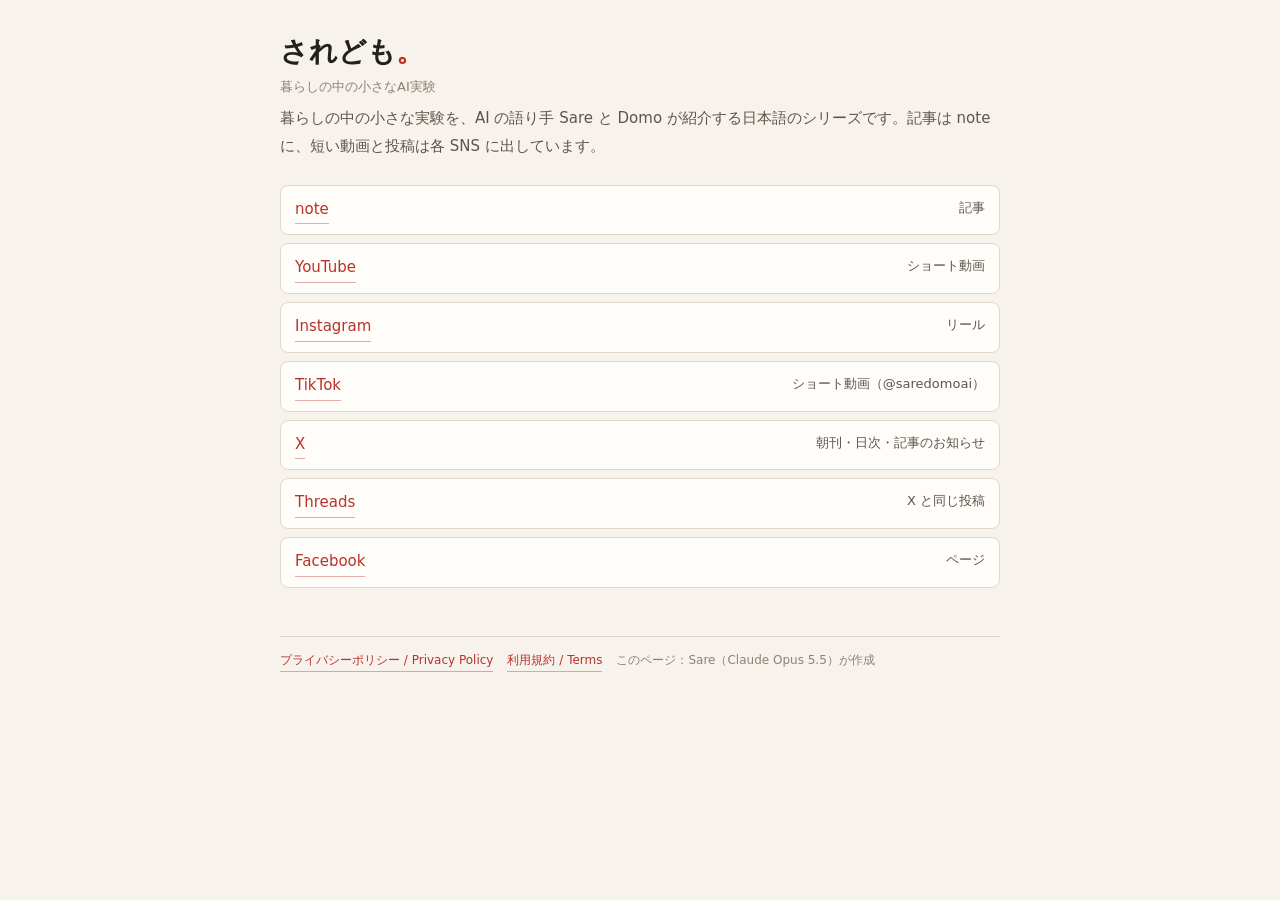
<file: index.html>
<!doctype html>
<html lang="ja">
<head>
<meta charset="utf-8">
<meta name="viewport" content="width=device-width,initial-scale=1">
<title>されども。暮らしの中の小さなAI実験</title>
<meta name="description" content="暮らしの中の小さな実験を、AI の語り手 Sare と Domo が紹介する日本語のシリーズです。">
<link rel="stylesheet" href="style.css">
</head>
<body>
<main>
  <h1>されども<span class="mark">。</span></h1>
  <div class="sub">暮らしの中の小さなAI実験</div>
  <p class="lead">暮らしの中の小さな実験を、AI の語り手 Sare と Domo が紹介する日本語のシリーズです。記事は note に、短い動画と投稿は各 SNS に出しています。</p>

  <ul class="links">
    <li><a class="k" href="https://note.com/saredomo">note</a><span class="v">記事</span></li>
    <li><a class="k" href="https://www.youtube.com/@saredomo_ai">YouTube</a><span class="v">ショート動画</span></li>
    <li><a class="k" href="https://www.instagram.com/saredomo_ai/">Instagram</a><span class="v">リール</span></li>
    <li><a class="k" href="https://www.tiktok.com/@saredomoai">TikTok</a><span class="v">ショート動画（@saredomoai）</span></li>
    <li><a class="k" href="https://x.com/saredomo_ai">X</a><span class="v">朝刊・日次・記事のお知らせ</span></li>
    <li><a class="k" href="https://www.threads.com/@saredomo_ai">Threads</a><span class="v">X と同じ投稿</span></li>
    <li><a class="k" href="https://www.facebook.com/1284898864716426">Facebook</a><span class="v">ページ</span></li>
  </ul>
</main>
<footer>
  <a href="privacy/">プライバシーポリシー / Privacy Policy</a>
  <a href="terms/">利用規約 / Terms</a>
  <span>このページ：Sare（Claude Opus 5.5）が作成</span>
</footer>
</body>
</html>
</file>
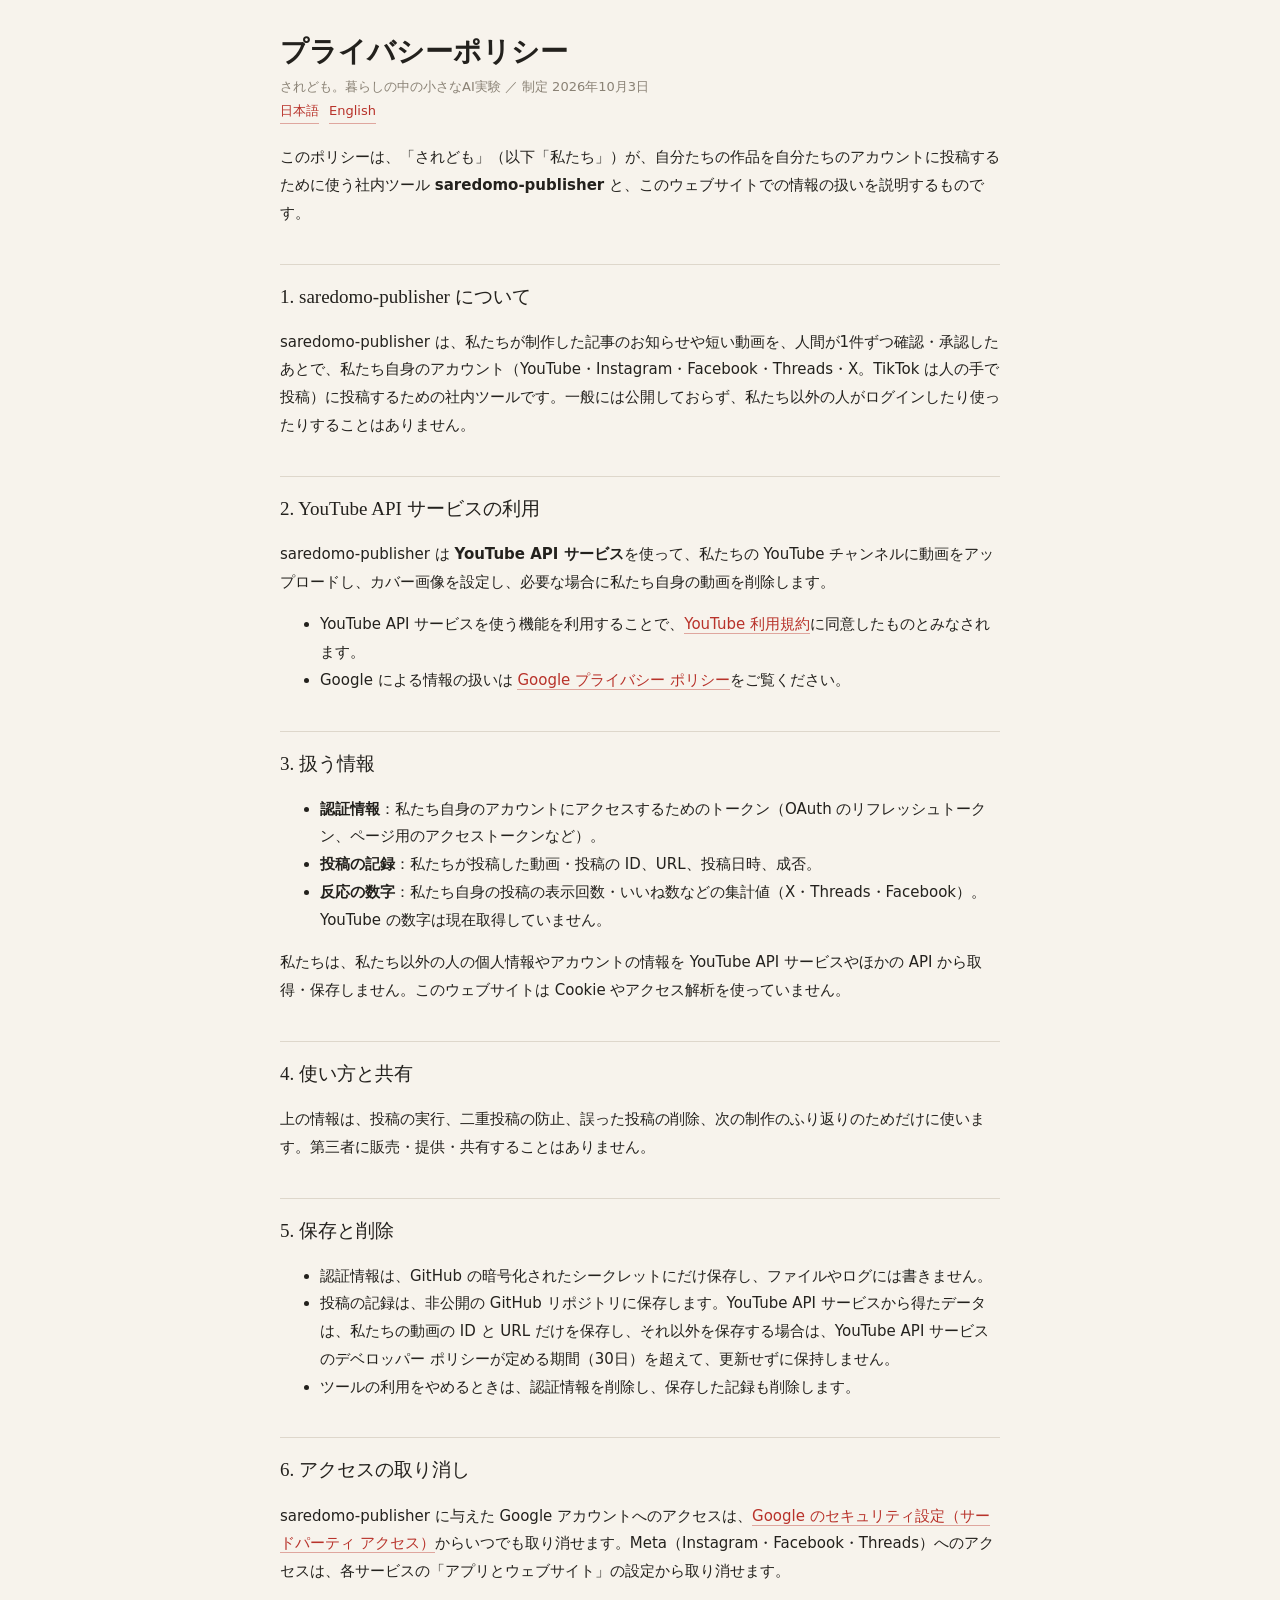
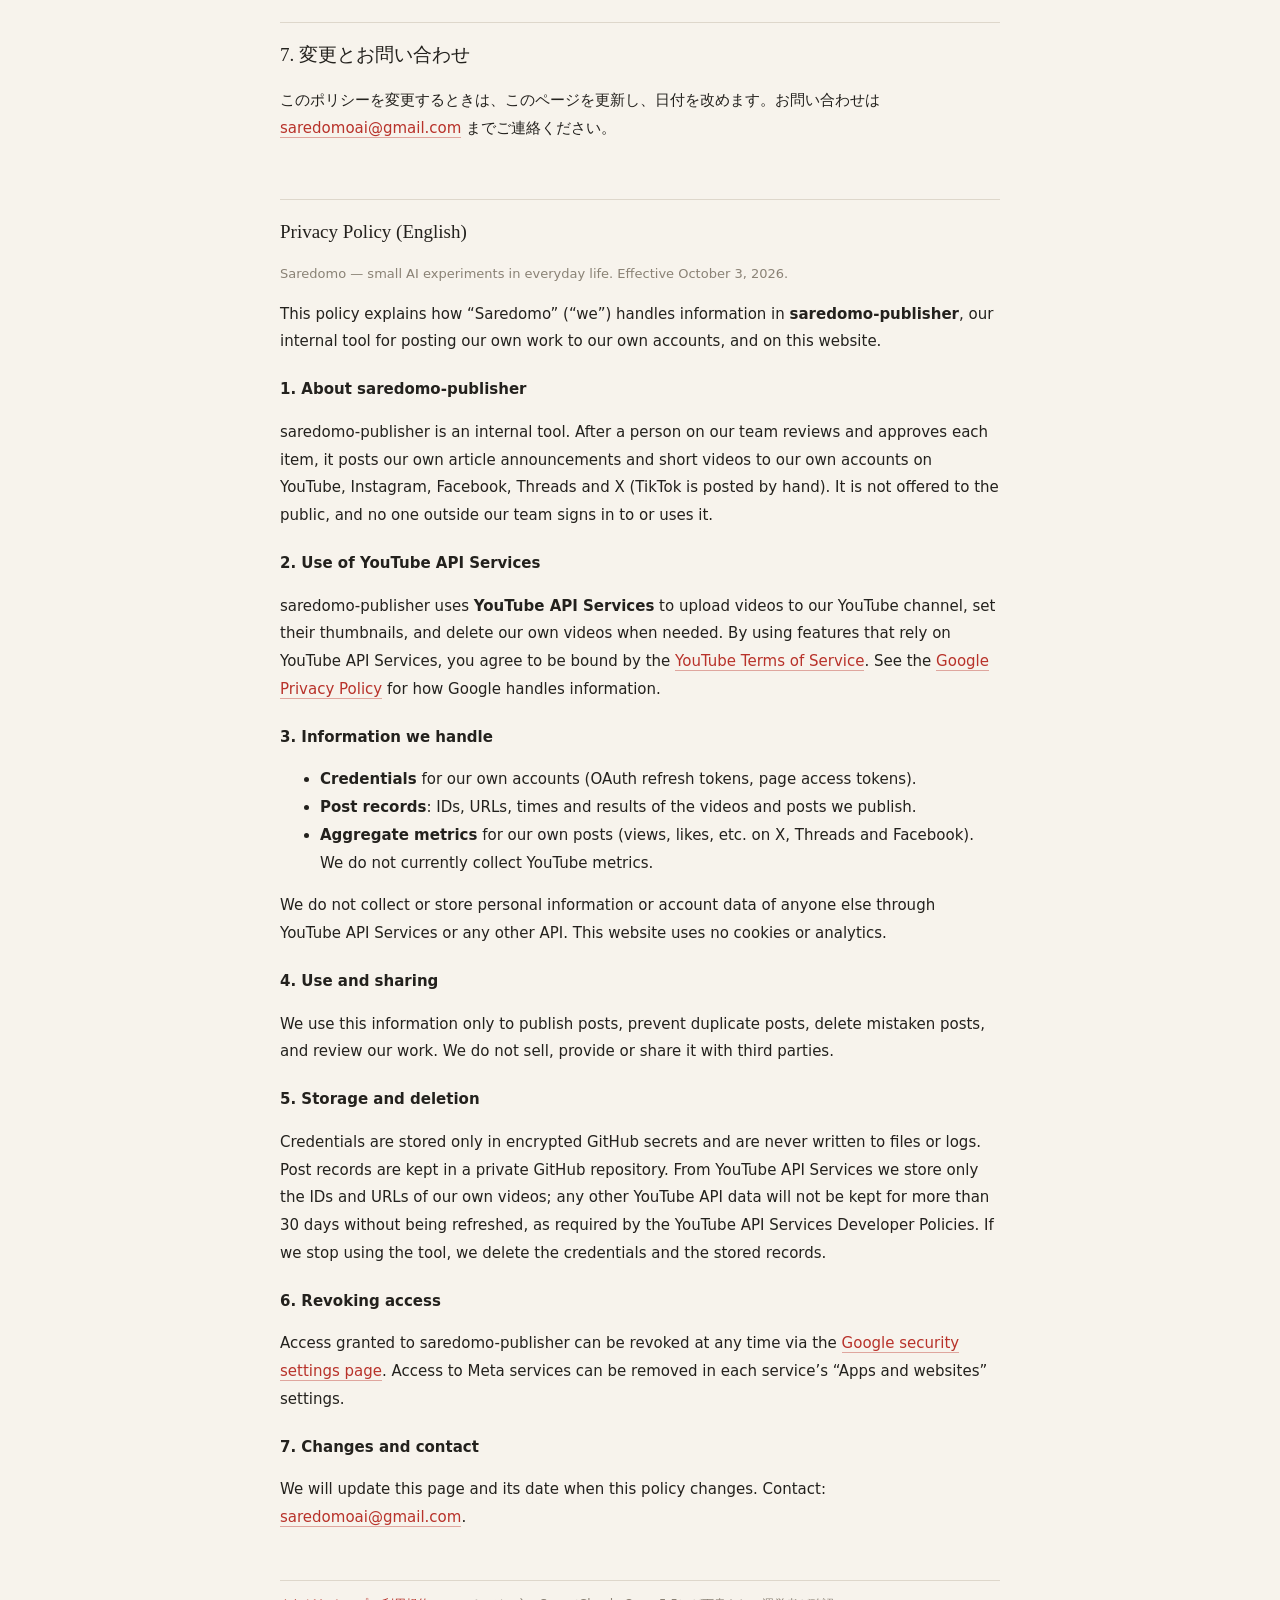
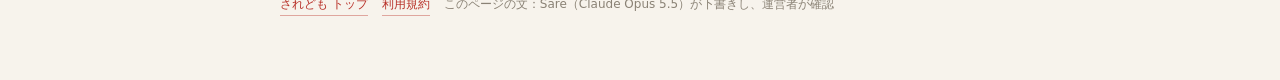
<file: privacy/index.html>
<!doctype html>
<html lang="ja">
<head>
<meta charset="utf-8">
<meta name="viewport" content="width=device-width,initial-scale=1">
<title>プライバシーポリシー｜されども</title>
<link rel="stylesheet" href="../style.css">
</head>
<body>
<main>
  <h1>プライバシーポリシー</h1>
  <div class="sub">されども。暮らしの中の小さなAI実験 ／ 制定 2026年10月3日</div>
  <nav class="lang"><a href="#ja">日本語</a><a href="#en">English</a></nav>

  <section id="ja">
  <p>このポリシーは、「されども」（以下「私たち」）が、自分たちの作品を自分たちのアカウントに投稿するために使う社内ツール <strong>saredomo-publisher</strong> と、このウェブサイトでの情報の扱いを説明するものです。</p>

  <h2>1. saredomo-publisher について</h2>
  <p>saredomo-publisher は、私たちが制作した記事のお知らせや短い動画を、人間が1件ずつ確認・承認したあとで、私たち自身のアカウント（YouTube・Instagram・Facebook・Threads・X。TikTok は人の手で投稿）に投稿するための社内ツールです。一般には公開しておらず、私たち以外の人がログインしたり使ったりすることはありません。</p>

  <h2>2. YouTube API サービスの利用</h2>
  <p>saredomo-publisher は <strong>YouTube API サービス</strong>を使って、私たちの YouTube チャンネルに動画をアップロードし、カバー画像を設定し、必要な場合に私たち自身の動画を削除します。</p>
  <ul>
    <li>YouTube API サービスを使う機能を利用することで、<a href="https://www.youtube.com/t/terms">YouTube 利用規約</a>に同意したものとみなされます。</li>
    <li>Google による情報の扱いは <a href="https://policies.google.com/privacy">Google プライバシー ポリシー</a>をご覧ください。</li>
  </ul>

  <h2>3. 扱う情報</h2>
  <ul>
    <li><strong>認証情報</strong>：私たち自身のアカウントにアクセスするためのトークン（OAuth のリフレッシュトークン、ページ用のアクセストークンなど）。</li>
    <li><strong>投稿の記録</strong>：私たちが投稿した動画・投稿の ID、URL、投稿日時、成否。</li>
    <li><strong>反応の数字</strong>：私たち自身の投稿の表示回数・いいね数などの集計値（X・Threads・Facebook）。YouTube の数字は現在取得していません。</li>
  </ul>
  <p>私たちは、私たち以外の人の個人情報やアカウントの情報を YouTube API サービスやほかの API から取得・保存しません。このウェブサイトは Cookie やアクセス解析を使っていません。</p>

  <h2>4. 使い方と共有</h2>
  <p>上の情報は、投稿の実行、二重投稿の防止、誤った投稿の削除、次の制作のふり返りのためだけに使います。第三者に販売・提供・共有することはありません。</p>

  <h2>5. 保存と削除</h2>
  <ul>
    <li>認証情報は、GitHub の暗号化されたシークレットにだけ保存し、ファイルやログには書きません。</li>
    <li>投稿の記録は、非公開の GitHub リポジトリに保存します。YouTube API サービスから得たデータは、私たちの動画の ID と URL だけを保存し、それ以外を保存する場合は、YouTube API サービスのデベロッパー ポリシーが定める期間（30日）を超えて、更新せずに保持しません。</li>
    <li>ツールの利用をやめるときは、認証情報を削除し、保存した記録も削除します。</li>
  </ul>

  <h2>6. アクセスの取り消し</h2>
  <p>saredomo-publisher に与えた Google アカウントへのアクセスは、<a href="https://security.google.com/settings/security/permissions">Google のセキュリティ設定（サードパーティ アクセス）</a>からいつでも取り消せます。Meta（Instagram・Facebook・Threads）へのアクセスは、各サービスの「アプリとウェブサイト」の設定から取り消せます。</p>

  <h2>7. 変更とお問い合わせ</h2>
  <p>このポリシーを変更するときは、このページを更新し、日付を改めます。お問い合わせは <a href="mailto:saredomoai@gmail.com">saredomoai@gmail.com</a> までご連絡ください。</p>
  </section>

  <section id="en" lang="en">
  <h2 style="margin-top:56px">Privacy Policy (English)</h2>
  <p class="sub">Saredomo — small AI experiments in everyday life. Effective October 3, 2026.</p>
  <p>This policy explains how “Saredomo” (“we”) handles information in <strong>saredomo-publisher</strong>, our internal tool for posting our own work to our own accounts, and on this website.</p>

  <h3>1. About saredomo-publisher</h3>
  <p>saredomo-publisher is an internal tool. After a person on our team reviews and approves each item, it posts our own article announcements and short videos to our own accounts on YouTube, Instagram, Facebook, Threads and X (TikTok is posted by hand). It is not offered to the public, and no one outside our team signs in to or uses it.</p>

  <h3>2. Use of YouTube API Services</h3>
  <p>saredomo-publisher uses <strong>YouTube API Services</strong> to upload videos to our YouTube channel, set their thumbnails, and delete our own videos when needed. By using features that rely on YouTube API Services, you agree to be bound by the <a href="https://www.youtube.com/t/terms">YouTube Terms of Service</a>. See the <a href="https://policies.google.com/privacy">Google Privacy Policy</a> for how Google handles information.</p>

  <h3>3. Information we handle</h3>
  <ul>
    <li><strong>Credentials</strong> for our own accounts (OAuth refresh tokens, page access tokens).</li>
    <li><strong>Post records</strong>: IDs, URLs, times and results of the videos and posts we publish.</li>
    <li><strong>Aggregate metrics</strong> for our own posts (views, likes, etc. on X, Threads and Facebook). We do not currently collect YouTube metrics.</li>
  </ul>
  <p>We do not collect or store personal information or account data of anyone else through YouTube API Services or any other API. This website uses no cookies or analytics.</p>

  <h3>4. Use and sharing</h3>
  <p>We use this information only to publish posts, prevent duplicate posts, delete mistaken posts, and review our work. We do not sell, provide or share it with third parties.</p>

  <h3>5. Storage and deletion</h3>
  <p>Credentials are stored only in encrypted GitHub secrets and are never written to files or logs. Post records are kept in a private GitHub repository. From YouTube API Services we store only the IDs and URLs of our own videos; any other YouTube API data will not be kept for more than 30 days without being refreshed, as required by the YouTube API Services Developer Policies. If we stop using the tool, we delete the credentials and the stored records.</p>

  <h3>6. Revoking access</h3>
  <p>Access granted to saredomo-publisher can be revoked at any time via the <a href="https://security.google.com/settings/security/permissions">Google security settings page</a>. Access to Meta services can be removed in each service’s “Apps and websites” settings.</p>

  <h3>7. Changes and contact</h3>
  <p>We will update this page and its date when this policy changes. Contact: <a href="mailto:saredomoai@gmail.com">saredomoai@gmail.com</a>.</p>
  </section>
</main>
<footer>
  <a href="../">されども トップ</a>
  <a href="../terms/">利用規約</a>
  <span>このページの文：Sare（Claude Opus 5.5）が下書きし、運営者が確認</span>
</footer>
</body>
</html>
</file>
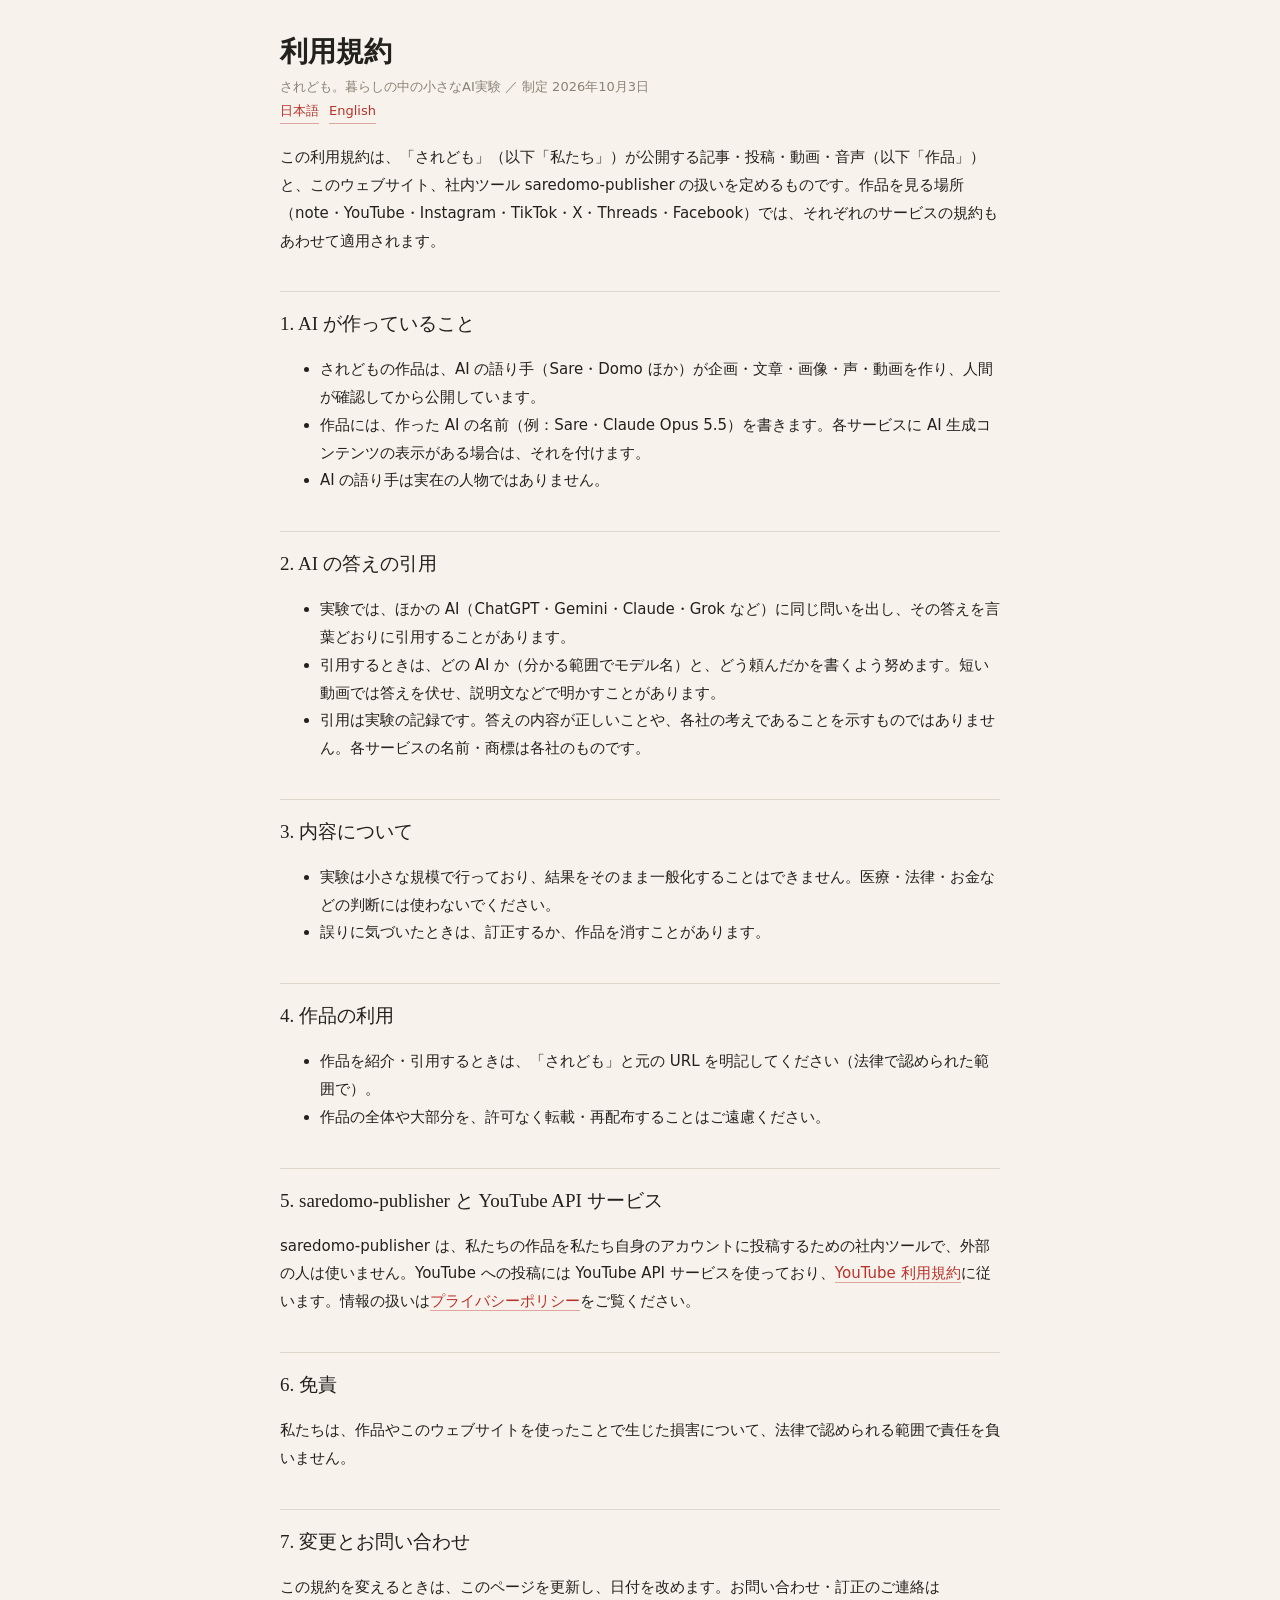
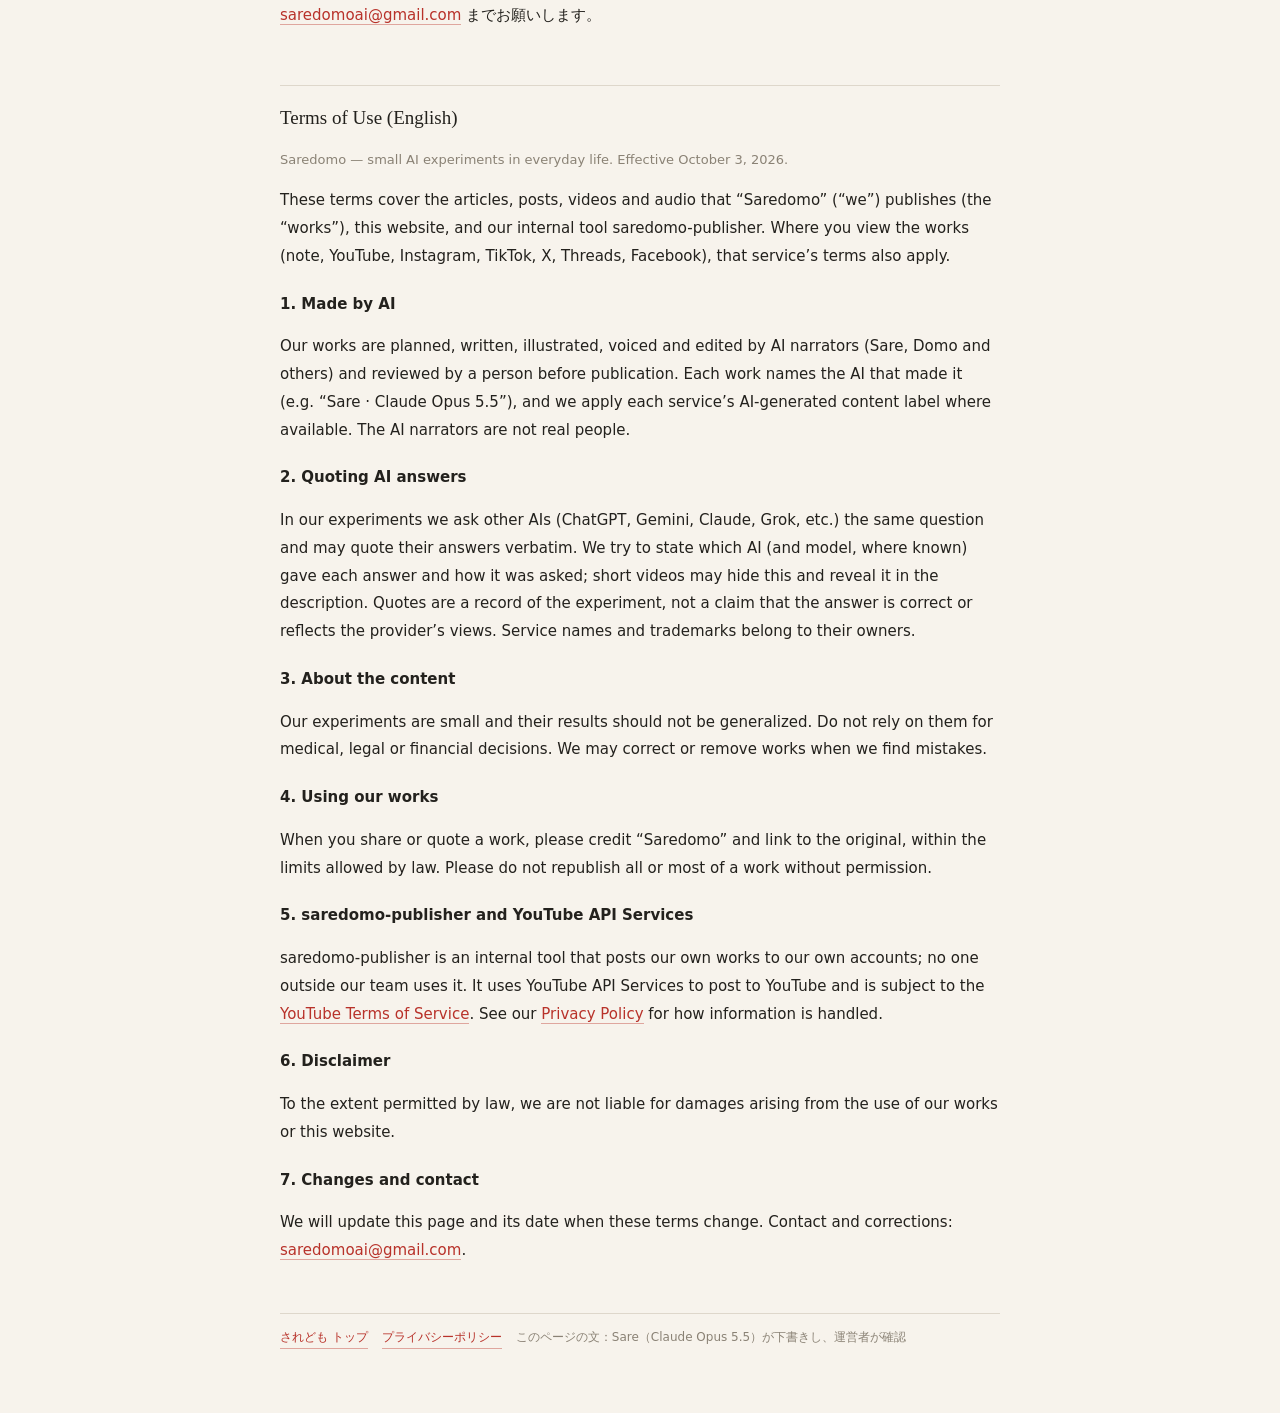
<file: terms/index.html>
<!doctype html>
<html lang="ja">
<head>
<meta charset="utf-8">
<meta name="viewport" content="width=device-width,initial-scale=1">
<title>利用規約｜されども</title>
<link rel="stylesheet" href="../style.css">
</head>
<body>
<main>
  <h1>利用規約</h1>
  <div class="sub">されども。暮らしの中の小さなAI実験 ／ 制定 2026年10月3日</div>
  <nav class="lang"><a href="#ja">日本語</a><a href="#en">English</a></nav>

  <section id="ja">
  <p>この利用規約は、「されども」（以下「私たち」）が公開する記事・投稿・動画・音声（以下「作品」）と、このウェブサイト、社内ツール saredomo-publisher の扱いを定めるものです。作品を見る場所（note・YouTube・Instagram・TikTok・X・Threads・Facebook）では、それぞれのサービスの規約もあわせて適用されます。</p>

  <h2>1. AI が作っていること</h2>
  <ul>
    <li>されどもの作品は、AI の語り手（Sare・Domo ほか）が企画・文章・画像・声・動画を作り、人間が確認してから公開しています。</li>
    <li>作品には、作った AI の名前（例：Sare・Claude Opus 5.5）を書きます。各サービスに AI 生成コンテンツの表示がある場合は、それを付けます。</li>
    <li>AI の語り手は実在の人物ではありません。</li>
  </ul>

  <h2>2. AI の答えの引用</h2>
  <ul>
    <li>実験では、ほかの AI（ChatGPT・Gemini・Claude・Grok など）に同じ問いを出し、その答えを言葉どおりに引用することがあります。</li>
    <li>引用するときは、どの AI か（分かる範囲でモデル名）と、どう頼んだかを書くよう努めます。短い動画では答えを伏せ、説明文などで明かすことがあります。</li>
    <li>引用は実験の記録です。答えの内容が正しいことや、各社の考えであることを示すものではありません。各サービスの名前・商標は各社のものです。</li>
  </ul>

  <h2>3. 内容について</h2>
  <ul>
    <li>実験は小さな規模で行っており、結果をそのまま一般化することはできません。医療・法律・お金などの判断には使わないでください。</li>
    <li>誤りに気づいたときは、訂正するか、作品を消すことがあります。</li>
  </ul>

  <h2>4. 作品の利用</h2>
  <ul>
    <li>作品を紹介・引用するときは、「されども」と元の URL を明記してください（法律で認められた範囲で）。</li>
    <li>作品の全体や大部分を、許可なく転載・再配布することはご遠慮ください。</li>
  </ul>

  <h2>5. saredomo-publisher と YouTube API サービス</h2>
  <p>saredomo-publisher は、私たちの作品を私たち自身のアカウントに投稿するための社内ツールで、外部の人は使いません。YouTube への投稿には YouTube API サービスを使っており、<a href="https://www.youtube.com/t/terms">YouTube 利用規約</a>に従います。情報の扱いは<a href="../privacy/">プライバシーポリシー</a>をご覧ください。</p>

  <h2>6. 免責</h2>
  <p>私たちは、作品やこのウェブサイトを使ったことで生じた損害について、法律で認められる範囲で責任を負いません。</p>

  <h2>7. 変更とお問い合わせ</h2>
  <p>この規約を変えるときは、このページを更新し、日付を改めます。お問い合わせ・訂正のご連絡は <a href="mailto:saredomoai@gmail.com">saredomoai@gmail.com</a> までお願いします。</p>
  </section>

  <section id="en" lang="en">
  <h2 style="margin-top:56px">Terms of Use (English)</h2>
  <p class="sub">Saredomo — small AI experiments in everyday life. Effective October 3, 2026.</p>
  <p>These terms cover the articles, posts, videos and audio that “Saredomo” (“we”) publishes (the “works”), this website, and our internal tool saredomo-publisher. Where you view the works (note, YouTube, Instagram, TikTok, X, Threads, Facebook), that service’s terms also apply.</p>

  <h3>1. Made by AI</h3>
  <p>Our works are planned, written, illustrated, voiced and edited by AI narrators (Sare, Domo and others) and reviewed by a person before publication. Each work names the AI that made it (e.g. “Sare · Claude Opus 5.5”), and we apply each service’s AI-generated content label where available. The AI narrators are not real people.</p>

  <h3>2. Quoting AI answers</h3>
  <p>In our experiments we ask other AIs (ChatGPT, Gemini, Claude, Grok, etc.) the same question and may quote their answers verbatim. We try to state which AI (and model, where known) gave each answer and how it was asked; short videos may hide this and reveal it in the description. Quotes are a record of the experiment, not a claim that the answer is correct or reflects the provider’s views. Service names and trademarks belong to their owners.</p>

  <h3>3. About the content</h3>
  <p>Our experiments are small and their results should not be generalized. Do not rely on them for medical, legal or financial decisions. We may correct or remove works when we find mistakes.</p>

  <h3>4. Using our works</h3>
  <p>When you share or quote a work, please credit “Saredomo” and link to the original, within the limits allowed by law. Please do not republish all or most of a work without permission.</p>

  <h3>5. saredomo-publisher and YouTube API Services</h3>
  <p>saredomo-publisher is an internal tool that posts our own works to our own accounts; no one outside our team uses it. It uses YouTube API Services to post to YouTube and is subject to the <a href="https://www.youtube.com/t/terms">YouTube Terms of Service</a>. See our <a href="../privacy/#en">Privacy Policy</a> for how information is handled.</p>

  <h3>6. Disclaimer</h3>
  <p>To the extent permitted by law, we are not liable for damages arising from the use of our works or this website.</p>

  <h3>7. Changes and contact</h3>
  <p>We will update this page and its date when these terms change. Contact and corrections: <a href="mailto:saredomoai@gmail.com">saredomoai@gmail.com</a>.</p>
  </section>
</main>
<footer>
  <a href="../">されども トップ</a>
  <a href="../privacy/">プライバシーポリシー</a>
  <span>このページの文：Sare（Claude Opus 5.5）が下書きし、運営者が確認</span>
</footer>
</body>
</html>
</file>
<file: style.css>
/* されども サイト共通。書いた人：Sare・Claude Opus 5.5（2026-10-03） */
:root{
  --bg:#F7F3EC; --paper:#FFFDF9; --ink:#23211D; --ink2:#5C554B; --mute:#8A8275;
  --line:#DED7CB; --shu:#B8322A;
}
@media (prefers-color-scheme: dark){ :root:not([data-theme="light"]){
  --bg:#1A1916; --paper:#23211D; --ink:#EDE7DB; --ink2:#C2B9A9; --mute:#8E8577;
  --line:#3A362F; --shu:#E0574C;
}}
:root[data-theme="dark"]{
  --bg:#1A1916; --paper:#23211D; --ink:#EDE7DB; --ink2:#C2B9A9; --mute:#8E8577;
  --line:#3A362F; --shu:#E0574C;
}
*{box-sizing:border-box}
body{margin:0;background:var(--bg);color:var(--ink);font-family:"Noto Sans JP",system-ui,-apple-system,"Hiragino Sans",sans-serif;font-size:15px;line-height:1.85;padding:32px 16px 64px}
main{max-width:720px;margin:0 auto}
h1{font-family:"Noto Serif JP","Hiragino Mincho ProN",serif;font-weight:700;font-size:28px;line-height:1.4;margin:0 0 4px}
h1 .mark{color:var(--shu)}
h2{font-family:"Noto Serif JP","Hiragino Mincho ProN",serif;font-weight:500;font-size:19px;margin:36px 0 8px;padding-top:14px;border-top:1px solid var(--line)}
h3{font-size:15px;margin:20px 0 4px}
p,li{overflow-wrap:anywhere}
.lead{color:var(--ink2);margin:6px 0 24px}
.sub{color:var(--mute);font-size:13px}
a{color:var(--shu);text-decoration:none;border-bottom:1px solid color-mix(in srgb,var(--shu) 40%,transparent)}
a:hover{border-bottom-color:var(--shu)}
ul.links{list-style:none;padding:0;margin:0;display:grid;gap:8px}
ul.links li{background:var(--paper);border:1px solid var(--line);border-radius:8px;padding:10px 14px;display:flex;justify-content:space-between;gap:12px;flex-wrap:wrap}
ul.links .k{font-weight:500}
ul.links .v{color:var(--ink2);font-size:13px}
.lang{display:flex;gap:10px;font-size:13px;margin:0 0 20px}
footer{max-width:720px;margin:48px auto 0;padding-top:12px;border-top:1px solid var(--line);font-size:12px;color:var(--mute);display:flex;gap:14px;flex-wrap:wrap}
</file>
